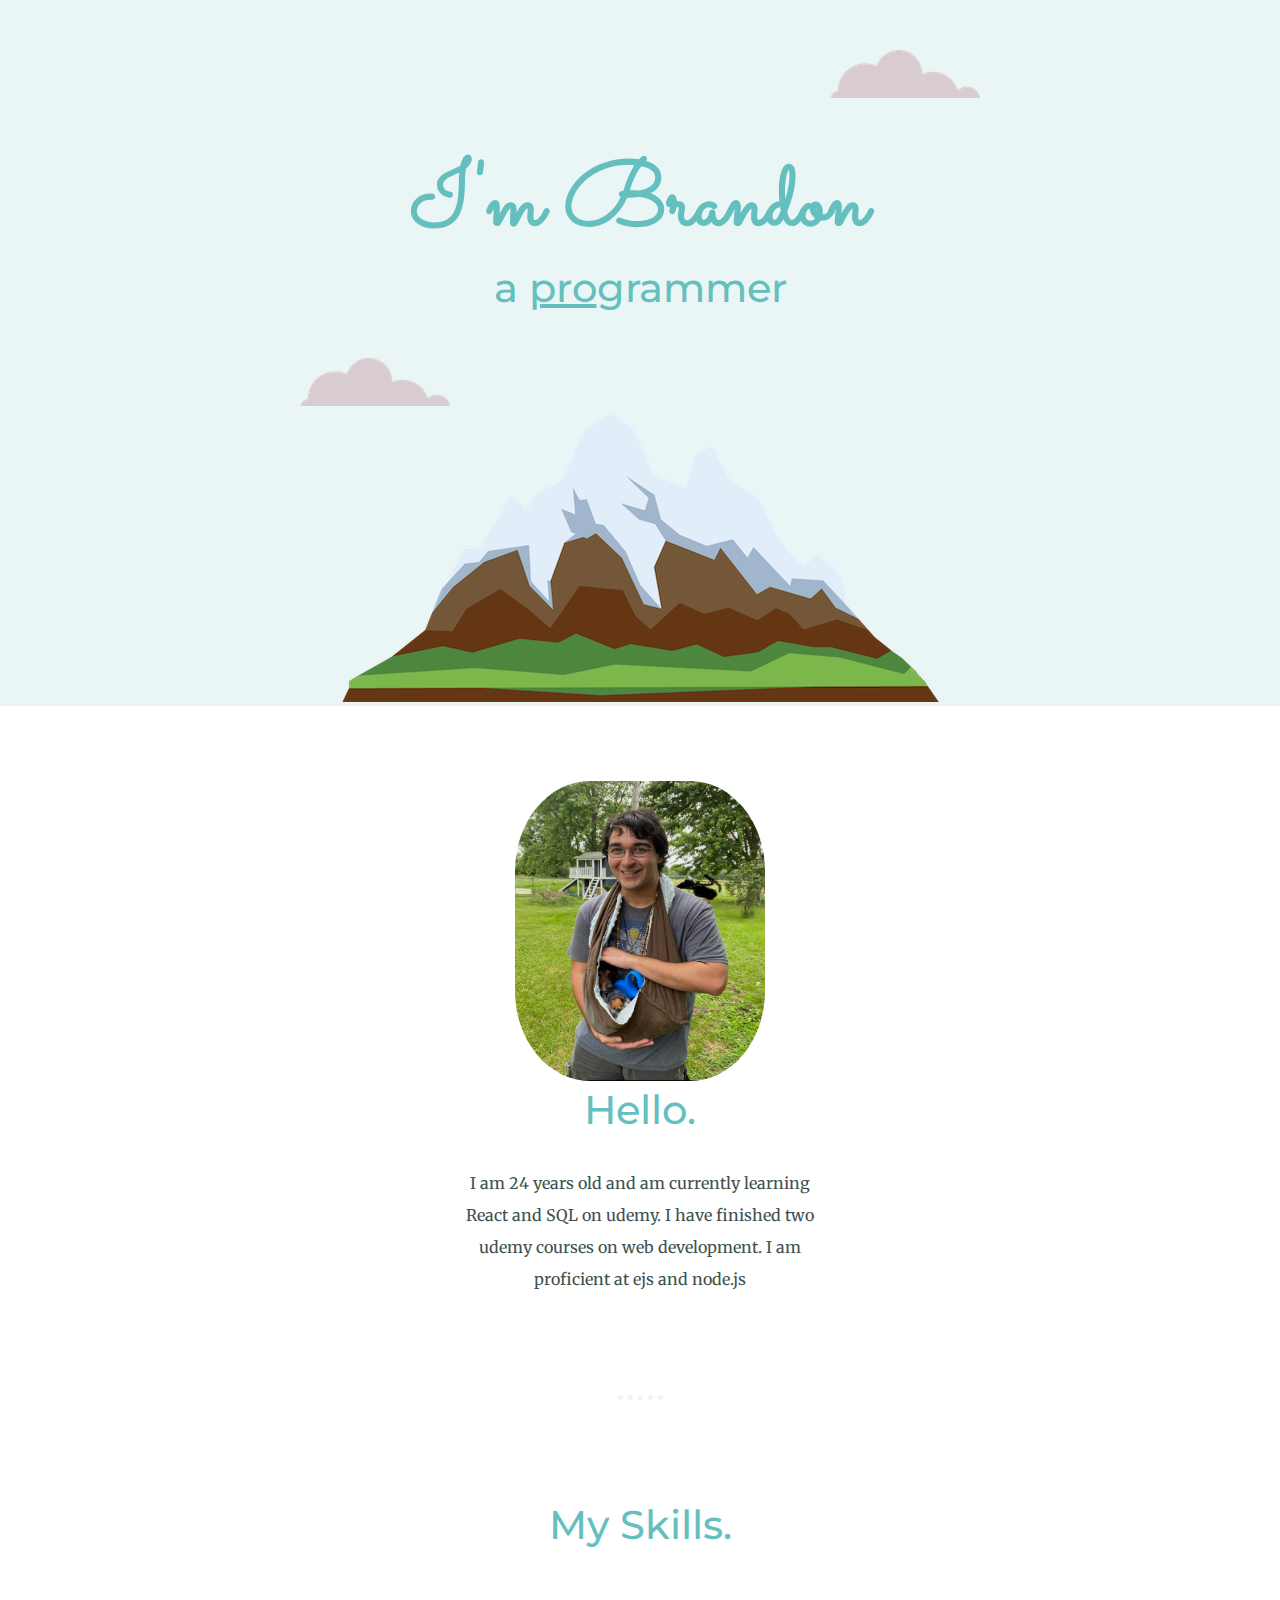
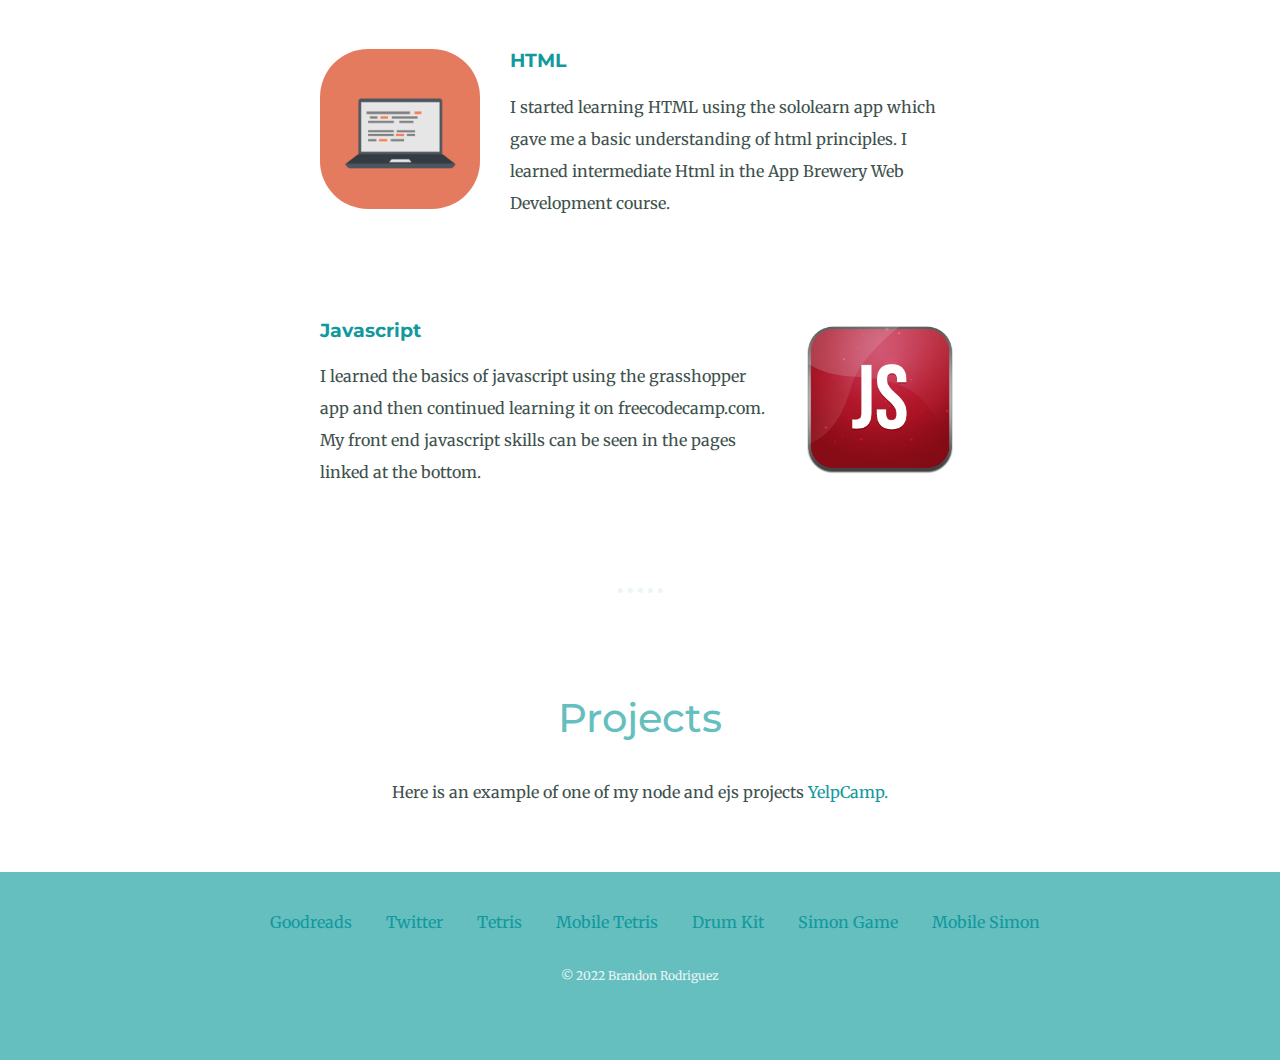
<file: index.html>
<!DOCTYPE html>
<html lang="en" dir="ltr">
  <head>
    <meta charset="utf-8">
    <title>Brandon Rodriguez</title>
    <link href="https://fonts.googleapis.com/css2?family=Merriweather&family=Montserrat&family=Sacramento&display=swap" rel="stylesheet">
    <link rel="stylesheet" href="css/styles.css">
    <link rel="icon" href="favicon.ico">

  </head>
  <body><div class="top-container">
    <img class="top-cloud" src="images/cloud.png" alt="cloud-img">
    <h1 class ="intro">I'm Brandon</h1>
    <h2>a <span>pro</span>grammer</h2>
    <img class="bottom-cloud" src="images/cloud.png" alt="cloud-img">
    <img src="images/mountain.png" alt="mountain-img">

  </div>
  <div class="middle-container">
    <div class="profile">
      <img class = 'profile-pic' src="images/profile-image.jpg" alt="profile-pic" width="250" height="300">
      <h2>Hello.</h2>
      <p class="intro-p">I am 24 years old and am currently learning React and SQL on udemy. I have finished two udemy courses on web development.
        I am proficient at ejs and node.js</p>
    </div>

    <hr>
    <div class="skills">
      <h2>My Skills.</h2>
      <div class="skill-row">
        <img class="computer-img" src="images/computer.png" alt="computer icon">
        <h3 class=''>HTML</h3>
        <p class = ''>I started learning HTML using the sololearn app which gave me a basic understanding of html principles.
          I learned intermediate Html in the App Brewery Web Development course.</p>
      </div>
      <div class="skill-row">
        <img class="js-img" src="images/js.png" alt="javascript icon">
        <h3 class= "js">Javascript</h3>
        <p class='js-desc'>I learned the basics of javascript using the grasshopper app and then continued learning it on freecodecamp.com. My front end javascript skills can be seen in the pages linked at the bottom.</p>

      </div>
    </div>
    <hr>
    <h2>Projects</h2>
      <p>Here is an example of one of my node and ejs projects <a style="margin-left:0" href="https://damp-cove-09564.herokuapp.com/">YelpCamp.</a></p>

  <div class="bottom-container">
    <br></br>
    <a class="footer-link" href="https://www.goodreads.com/user/show/55156092-brandon">Goodreads</a>
    <a class="footer-link" href="https://twitter.com/BRizzleFoSizzle">Twitter</a>
    <a class="footer-link" href="tetris.html">Tetris</a>
    <a class="footer-link" href="tetrisMobile.html">Mobile Tetris</a>
    <a class="footer-link" href="DrumKit/index.html">Drum Kit</a>
    <a class="footer-link" href="simonGame/index.html">Simon Game</a>
    <a class="footer-link" href="simonGame/mobile.html">Mobile Simon</a>
    <p class='copyright'>© 2022 Brandon Rodriguez</p>
    <br></br>
  </div>
</html>
</file>
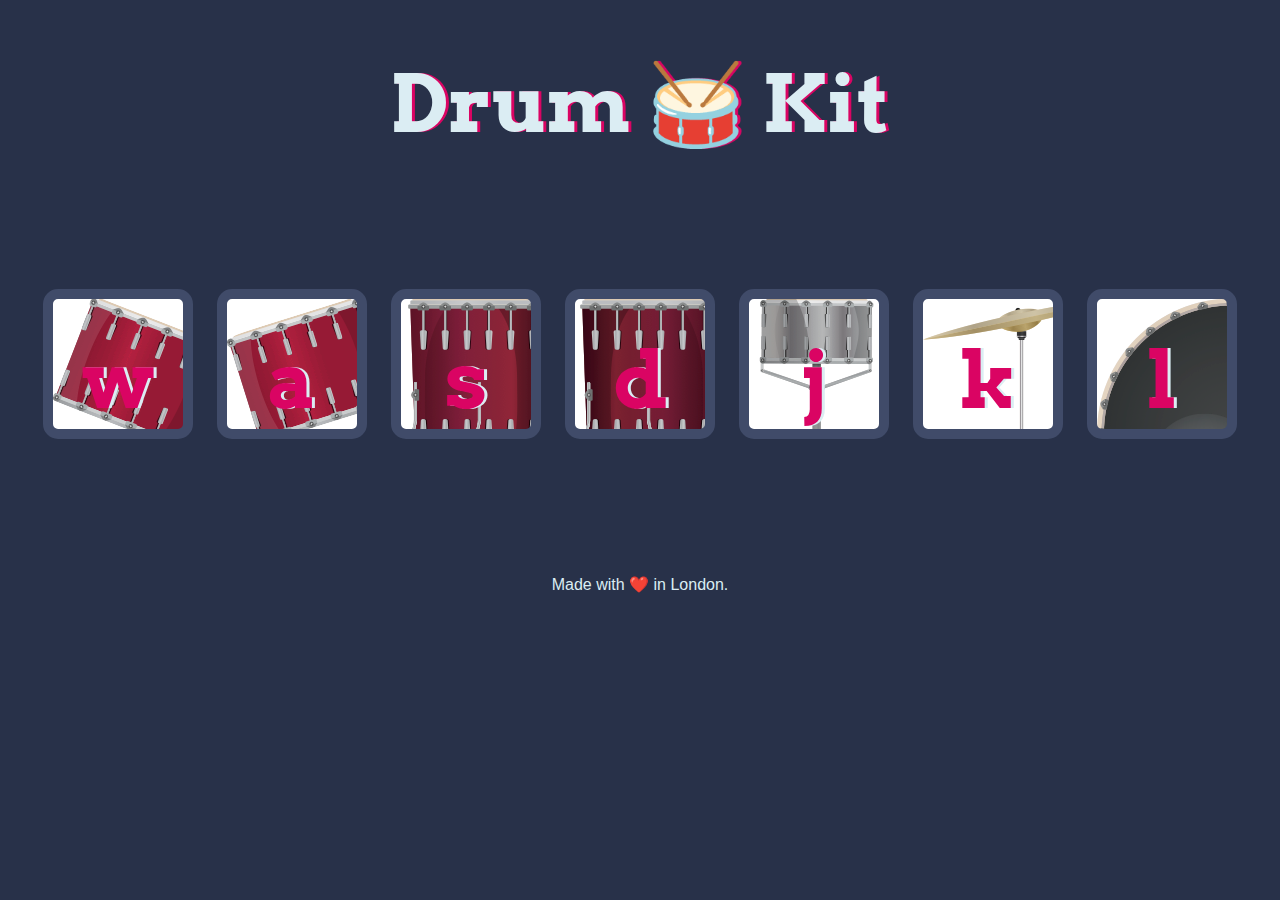
<file: DrumKit/index.html>
<!DOCTYPE html>
<html lang="en" dir="ltr">

<head>
  <meta charset="utf-8">
  <title>Drum Kit</title>
  <link rel="stylesheet" href="styles.css">
  <link href="https://fonts.googleapis.com/css?family=Arvo" rel="stylesheet">
</head>

<body>

  <h1 id="title">Drum 🥁 Kit</h1>
  <div class="set">
    <button class="w drum">w</button>
    <button class="a drum">a</button>
    <button class="s drum">s</button>
    <button class="d drum">d</button>
    <button class="j drum">j</button>
    <button class="k drum">k</button>
    <button class="l drum">l</button>
  </div>


  <footer>
    Made with ❤️ in London.
  </footer>
  <script src="index.js" charset="utf-8"></script>
</body>

</html>
</file>
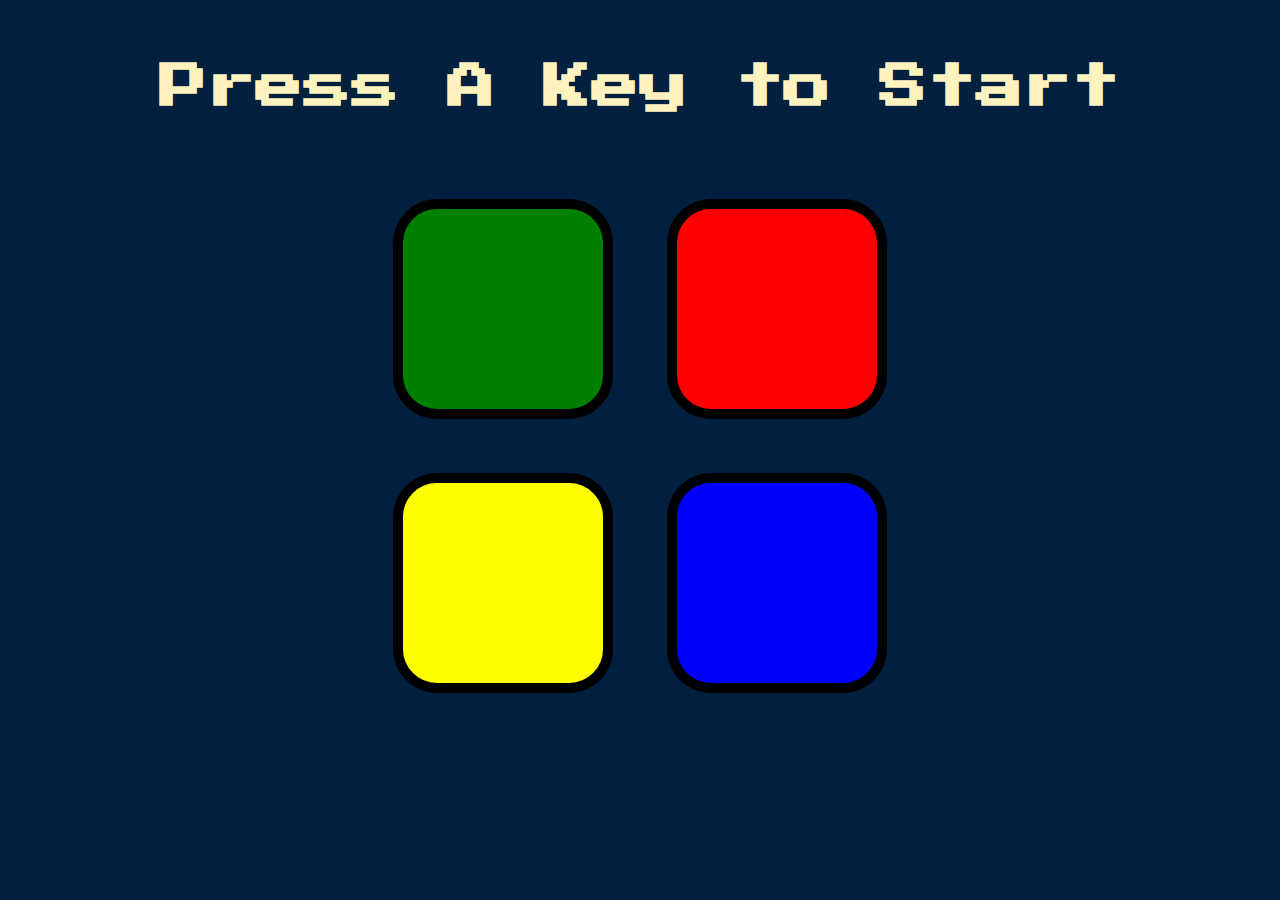
<file: simonGame/index.html>
<!DOCTYPE html>
<html lang="en" dir="ltr">

<head>
  <meta charset="utf-8">
  <title>Simon</title>
  <link rel="stylesheet" href="styles.css">
  <link href="https://fonts.googleapis.com/css?family=Press+Start+2P" rel="stylesheet">
</head>

<body>
  <h1 id="level-title">Press A Key to Start</h1>
  <div class="container">
    <div lass="row">

      <div type="button" id="green" class="btn green">

      </div>

      <div type="button" id="red" class="btn red">

      </div>
    </div>

    <div class="row">

      <div type="button" id="yellow" class="btn yellow">

      </div>
      <div type="button" id="blue" class="btn blue">

      </div>

    </div>

  </div>
<script src="https://code.jquery.com/jquery-3.5.1.js" integrity="sha256-QWo7LDvxbWT2tbbQ97B53yJnYU3WhH/C8ycbRAkjPDc=" crossorigin="anonymous"></script>
<script src="game.js" charset="utf-8"></script>
</body>

</html>
</file>
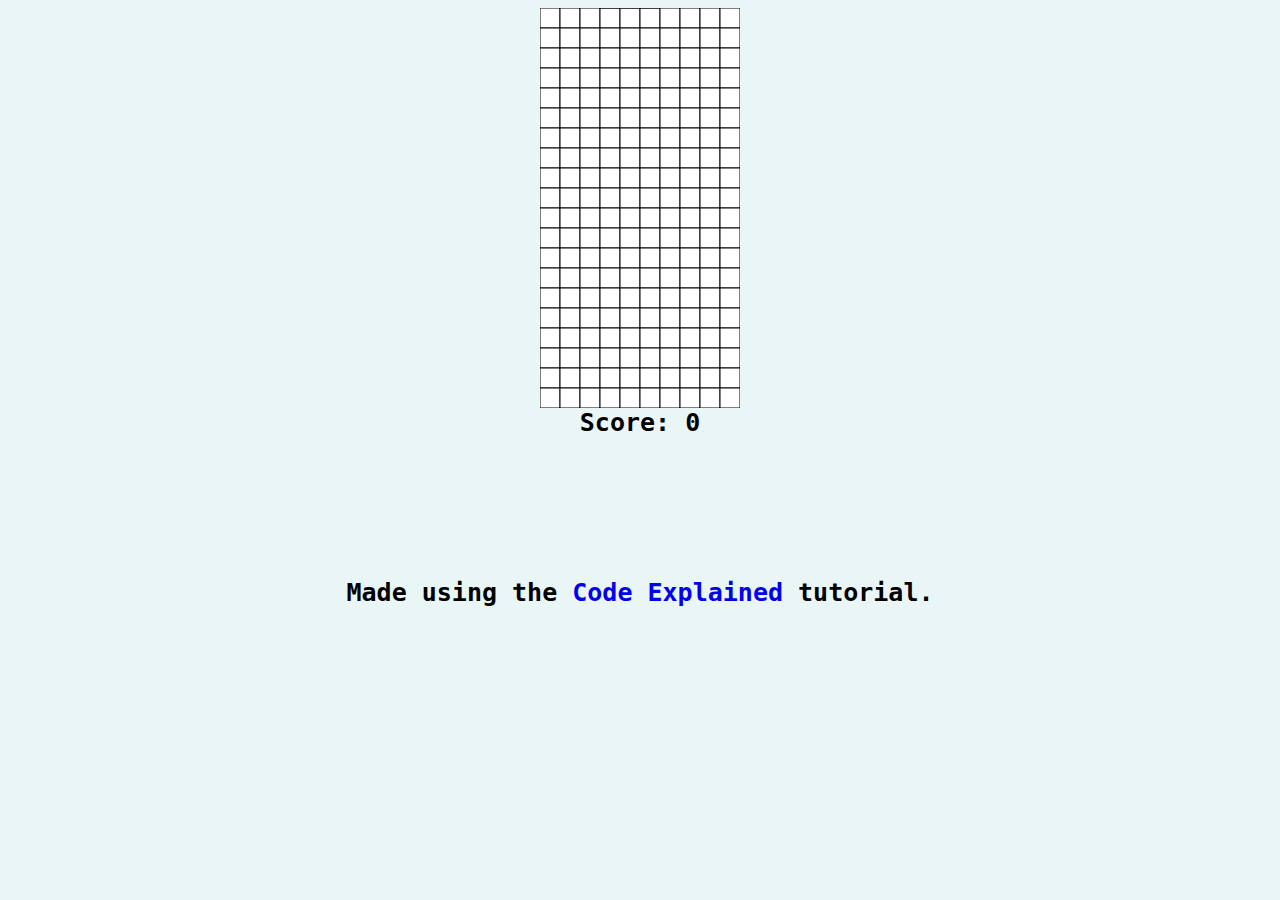
<file: tetris.html>
<!DOCTYPE html>
<html>
<head>
<title> Tetris Game JS </title>
<link rel="stylesheet" href="tetris.css">
<style>
  #score{
    display:inline-block;
  }
  div{
    font-size: 25px;
    font-weight: bold;
    font-family: monospace;
    text-align: center;
  }

  canvas{
    display: block;
    margin:0 auto;
  }
  </style>
</head>
<body>
  <canvas id= 'tetris' width = '200' height = '400'></canvas>
  <div>
    Score: <div id ='score'> 0</div>
    <div>
    <br></br>
    <br></br>
    <p>Made using the <a href="https://www.youtube.com/watch?v=HEsAr2Yt2do">Code Explained</a> tutorial.</p>

  <script src = 'tetrominoes.js'></script>
  <script src = 'tetris.js'></script>
</html>
</file>
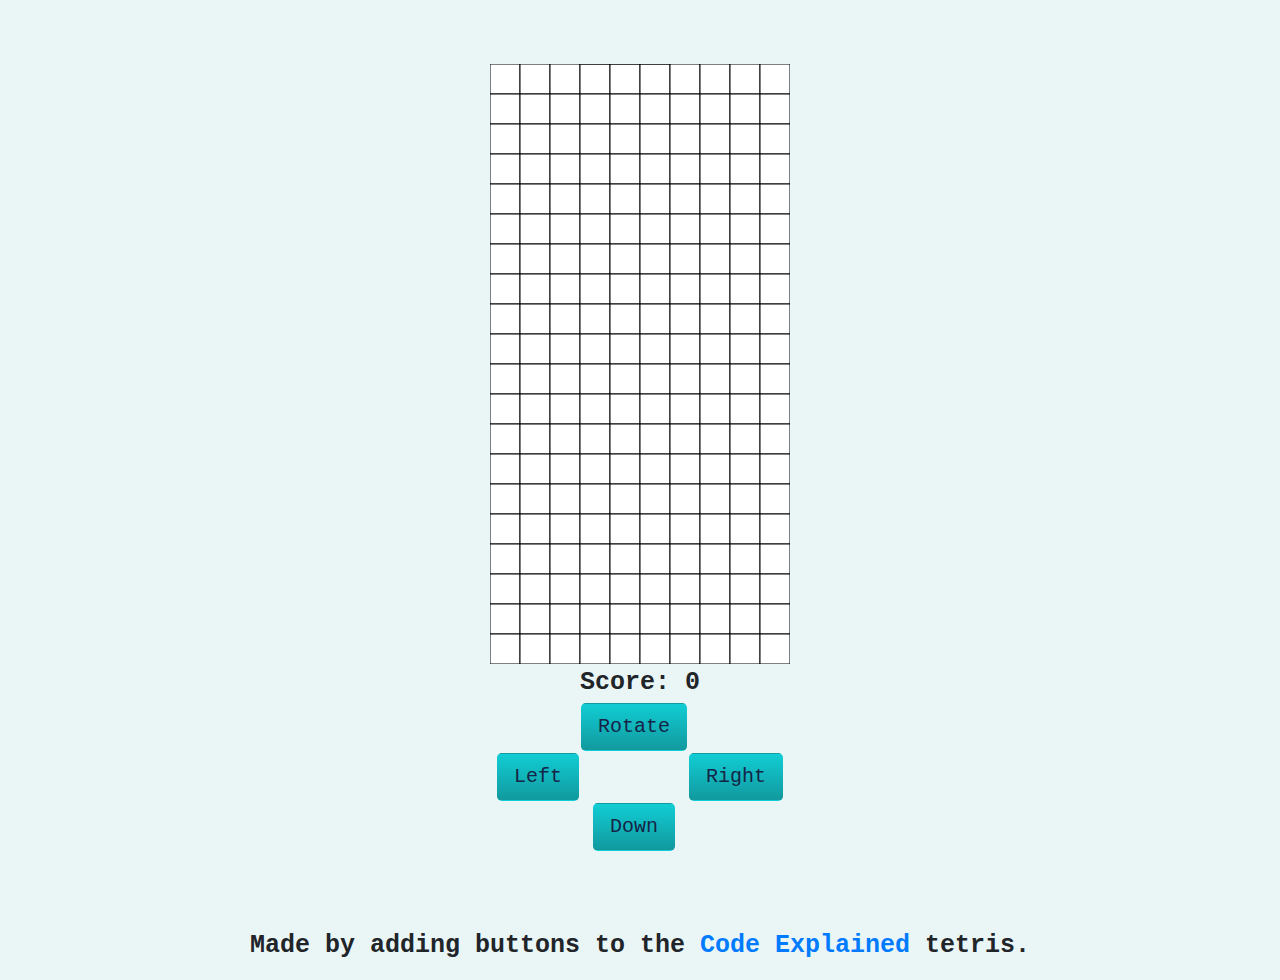
<file: tetrisMobile.html>
<!DOCTYPE html>
<html>
<head>
<title> Tetris Game JS </title>
<link rel="stylesheet" href="https://stackpath.bootstrapcdn.com/bootstrap/4.4.1/css/bootstrap.min.css" integrity="sha384-Vkoo8x4CGsO3+Hhxv8T/Q5PaXtkKtu6ug5TOeNV6gBiFeWPGFN9MuhOf23Q9Ifjh" crossorigin="anonymous">

<link rel="stylesheet" href="tetris.css">
<style>
  #score{
    display:inline-block;
  }
  div{
    font-size: 25px;
    font-weight: bold;
    font-family: monospace;
    text-align: center;
  }

  canvas{
    display: block;
    margin:0 auto;
    padding-top: 5%;
  }
  </style>
</head>
<body>
  <canvas id= 'tetris' width = '300' height = '600'></canvas>
  <div>
    Score: <div id ='score'> 0</div>
    <div>
      <table align = "center"><tr>
        <td></td>
        <td><button class='btn btn-lg control' id = "turn">Rotate</button></td>
        <td></td>
        </tr>
        <tr>
          <td><button class='btn btn-lg control' id ="left">  Left </button></td>
          <td></td>
          <td><button class='btn btn-lg control' id ="right"> Right</button></td>
        </tr>
        <tr>
          <td></td>
          <td><button class='btn btn-lg control' id = "down"> Down </button></td>
        </tr>
      </table>
      <br></br>
      <p>Made by adding buttons to the <a href="https://www.youtube.com/watch?v=HEsAr2Yt2do">Code Explained</a> tetris.</p>

  <script src = 'tetrominoes.js'></script>
  <script src = 'tetrisMobile.js'></script>
</html>
</file>
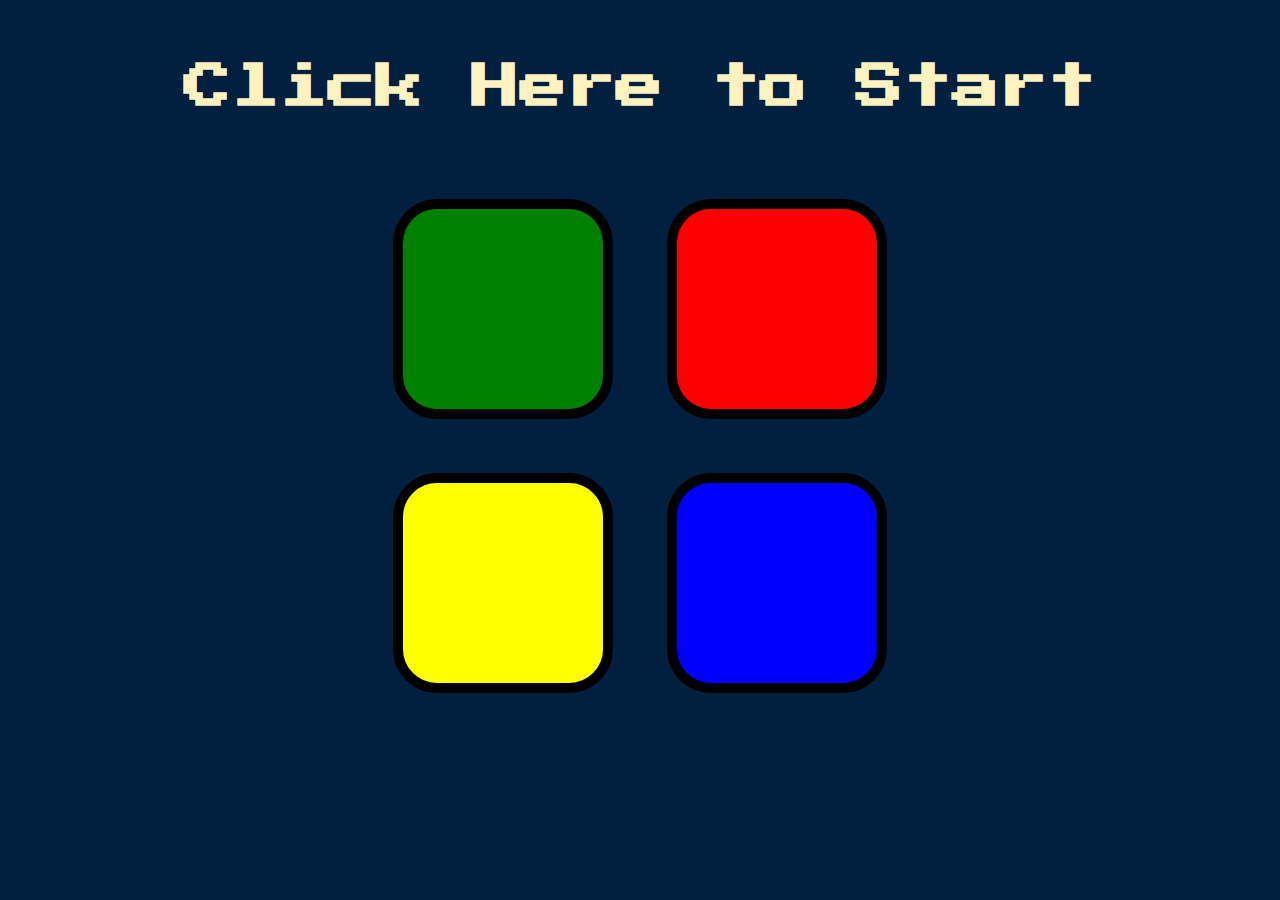
<file: simonGame/mobile.html>
<!DOCTYPE html>
<html lang="en" dir="ltr">

<head>
  <meta charset="utf-8">
  <title>Simon Mobile</title>
  <link rel="stylesheet" href="styles.css">
  <link href="https://fonts.googleapis.com/css?family=Press+Start+2P" rel="stylesheet">
</head>

<body>
  <h1 id="level-title">Click Here to Start</h1>
  <div class="container">
    <div lass="row">

      <div type="button" id="green" class="btn green">

      </div>

      <div type="button" id="red" class="btn red">

      </div>
    </div>

    <div class="row">

      <div type="button" id="yellow" class="btn yellow">

      </div>
      <div type="button" id="blue" class="btn blue">

      </div>

    </div>

  </div>
<script src="https://code.jquery.com/jquery-3.5.1.js" integrity="sha256-QWo7LDvxbWT2tbbQ97B53yJnYU3WhH/C8ycbRAkjPDc=" crossorigin="anonymous"></script>
<script src="mobileGame.js" charset="utf-8"></script>
</body>

</html>
</file>
<file: css/styles.css>
/*tag styles*/
a{
  color:#11999E;
  text-decoration:none;
  margin-left:30px;
}
a:hover{
  color:#EAF6F6;
}

body{
  color:#40514E;
  font-family:'Merriweather', sans-serif;
  margin: 0 0 0 0;
  text-align: center;
}

h1{
  color:#66BFBF;
  font-size: 5.625rem;
  line-height: 1.25;
  font-family: 'Sacramento', cursive;
  margin:50px auto 0 auto;


}

h2{
  color:#66BFBF;
  margin-top: 0;
  font-size: 2.5rem;
  font-family: 'Montserrat', sans-serif;
  font-weight: 500;
}

h3{
  color:#11999E;
  font-family:'Montserrat', sans-serif;
}
hr{
  border:none;
  border-top:5px dotted #EAF6F6;
  width: 45px;
  margin-top:100px;
  margin-bottom:100px;

}
span{
  text-decoration:underline;
}
p{
  line-height:2;
}
/*class styles */
.btn{
  margin-left:0;
}
.contact{
  padding:10px;
  border-radius: 10px;
  color:white;
  font-size:20px;
  padding-left:15px;
  padding-right:15px;
  background-image:linear-gradient(to bottom, #11cdd4,#11999E);
  font-family:Montserrat, sans-serif;
}
.contact:hover{
  background-image:linear-gradient(to bottom, #30e3cb, #2bc4ad);
}
.copyright{
  color:#EAF6F6;
  font-size:0.75rem;
  padding:20px 0;
}
.profile{
  border-radius: 25px;
}
.profile-pic{
  margin-top:75px;
  border-radius:30%;
}

.computer-img{
  width:25%;
  float:left;
  margin-right:30px;
  border-radius:30%;

}

.intro-p{
  margin:0 auto 0 auto;
  width:30%;
  color:#40514E;
}
.js{
  color:#11999E;
}
.js-img{
  border-radius:30%;
  width:25%;
  float:right;
  margin-left:30px;
}


.skill-row{
  width: 50%;
  margin:100px auto 100px auto;
  text-align:left;
}
.top-container{
  position:relative;
  background-color: #EAF6F6;
  margin: 0;
  padding-top: 100px;
}

.top-cloud{
  position:absolute;
  right: 300px;
  top: 50px;
}
.middle-container{

}
.bottom-container{
margin-top: 5%;
background-color:#66BFBF;
color:#11999E;
}
.bottom-cloud{
  left: 300px;
  bottom: 300px;
  position:absolute;
}

.inline-link {
  margin-left: 0;
}
</file>
<file: DrumKit/styles.css>
body{text-align:center;background-color:#283149}h1{font-size:5rem;color:#DBEDF3;font-family:"Arvo",cursive;text-shadow:3px 0 #DA0463}footer{color:#DBEDF3;font-family:sans-serif}.w{background-image:url(images/tom1.png)}.a{background-image:url(images/tom2.png)}.s{background-image:url(images/tom3.png)}.d{background-image:url(images/tom4.png)}.j{background-image:url(images/snare.png)}.k{background-image:url(images/crash.png)}.l{background-image:url(images/kick.png)}.set{margin:10% auto}.game-over{background-color:red;opacity:.8}.pressed{box-shadow:0 3px 4px 0 #DBEDF3;opacity:.5}.red{color:red}.drum{outline:none;border:10px solid #404B69;font-size:5rem;font-family:'Arvo',cursive;line-height:2;font-weight:900;color:#DA0463;text-shadow:3px 0 #DBEDF3;border-radius:15px;display:inline-block;width:150px;height:150px;text-align:center;margin:10px;background-color:#fff}
</file>
<file: simonGame/styles.css>
body {
  text-align: center;
  background-color: #011F3F;
}

#level-title {
  font-family: 'Press Start 2P', cursive;
  font-size: 3rem;
  margin:  5%;
  color: #FEF2BF;
}

.container {
  display: block;
  width: 50%;
  margin: auto;

}

.btn {
  margin: 25px;
  display: inline-block;
  height: 200px;
  width: 200px;
  border: 10px solid black;
  border-radius: 20%;
}

.game-over {
  background-color: red;
  opacity: 0.8;
}

.red {
  background-color: red;
}

.green {
  background-color: green;
}

.blue {
  background-color: blue;
}

.yellow {
  background-color: yellow;
}

.pressed {
  box-shadow: 0 0 20px white;
  background-color: grey;
}
</file>
<file: tetris.css>
a{
  text-decoration:none;
  font-weight:bold;
}
body{
  background-color:#EAF6F6;
}
button{
background-image:linear-gradient(to bottom, #11cdd4,#11999E);
border-radius:30%;
color:white;
}
button:hover{
  background-image:linear-gradient(to bottom, #30e3cb, #2bc4ad);

}

/*class styles*/

.control{
  color:#162447;
}
</file>
